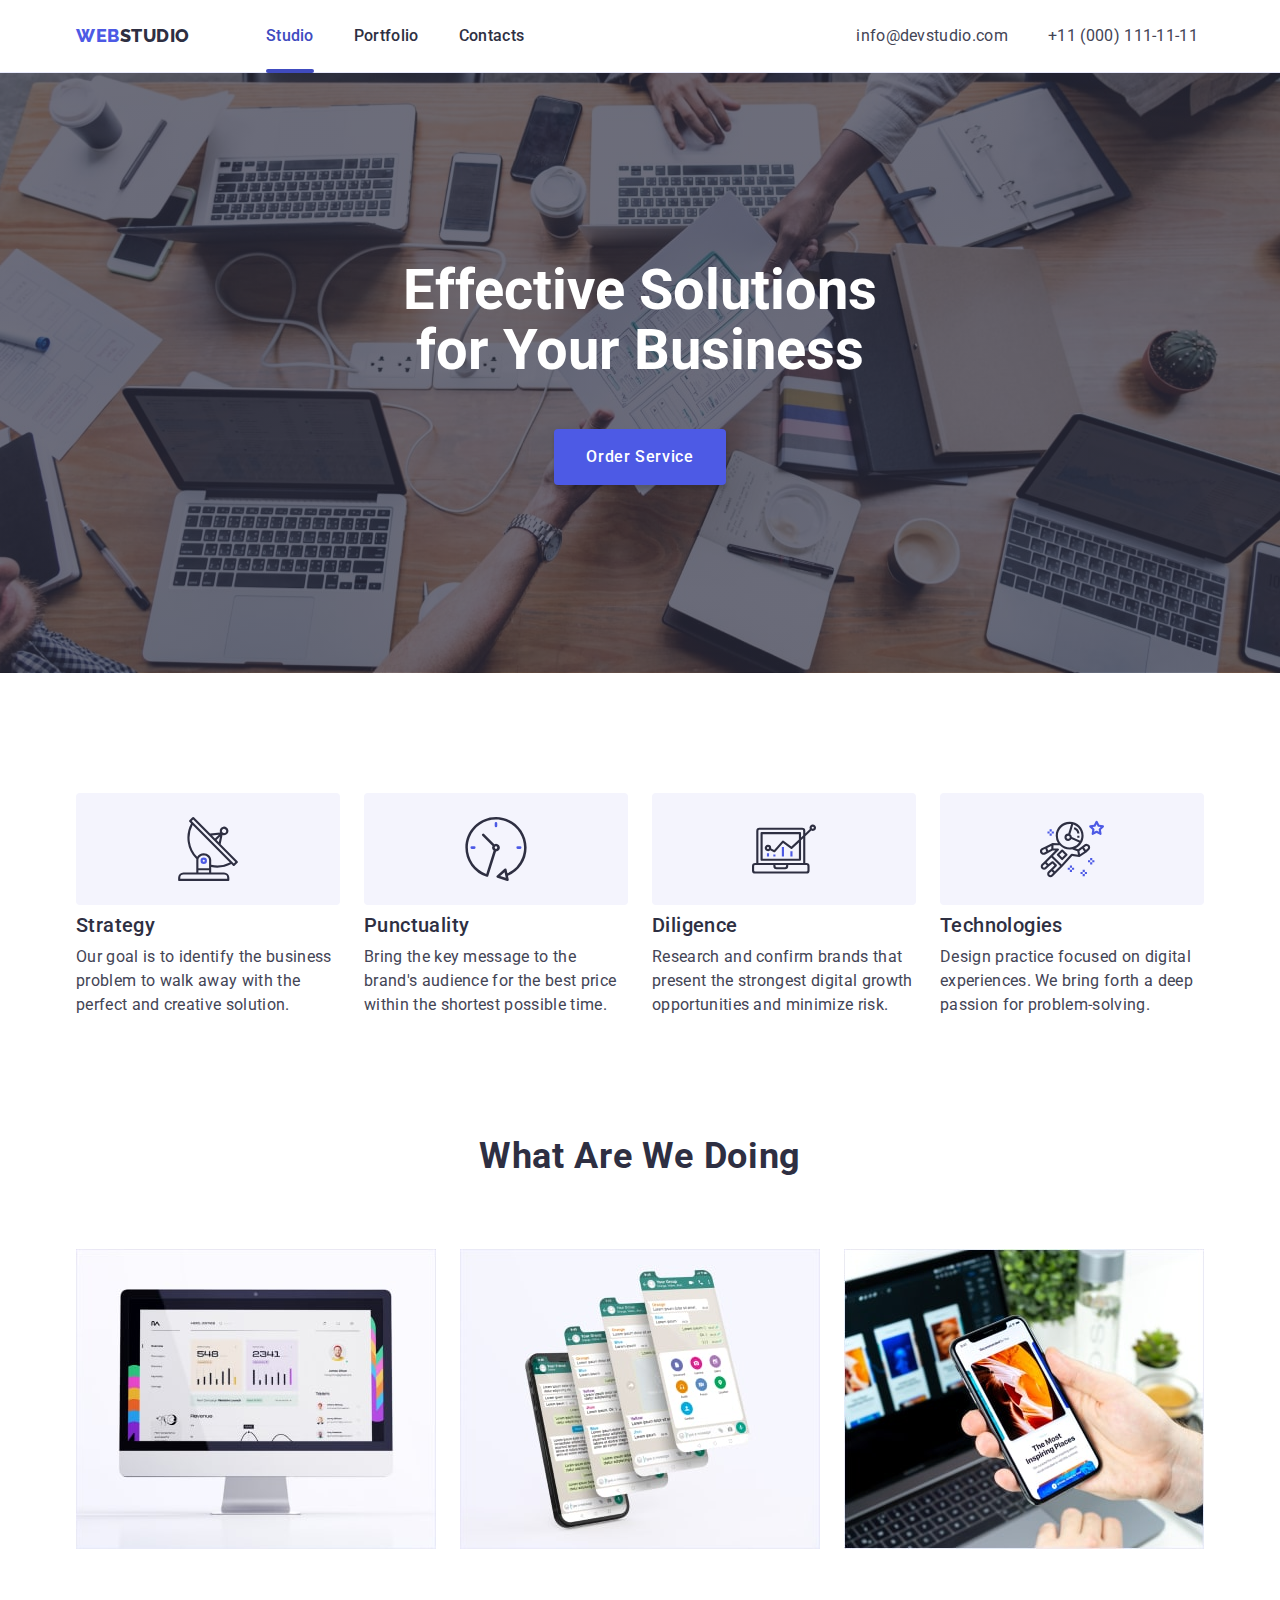
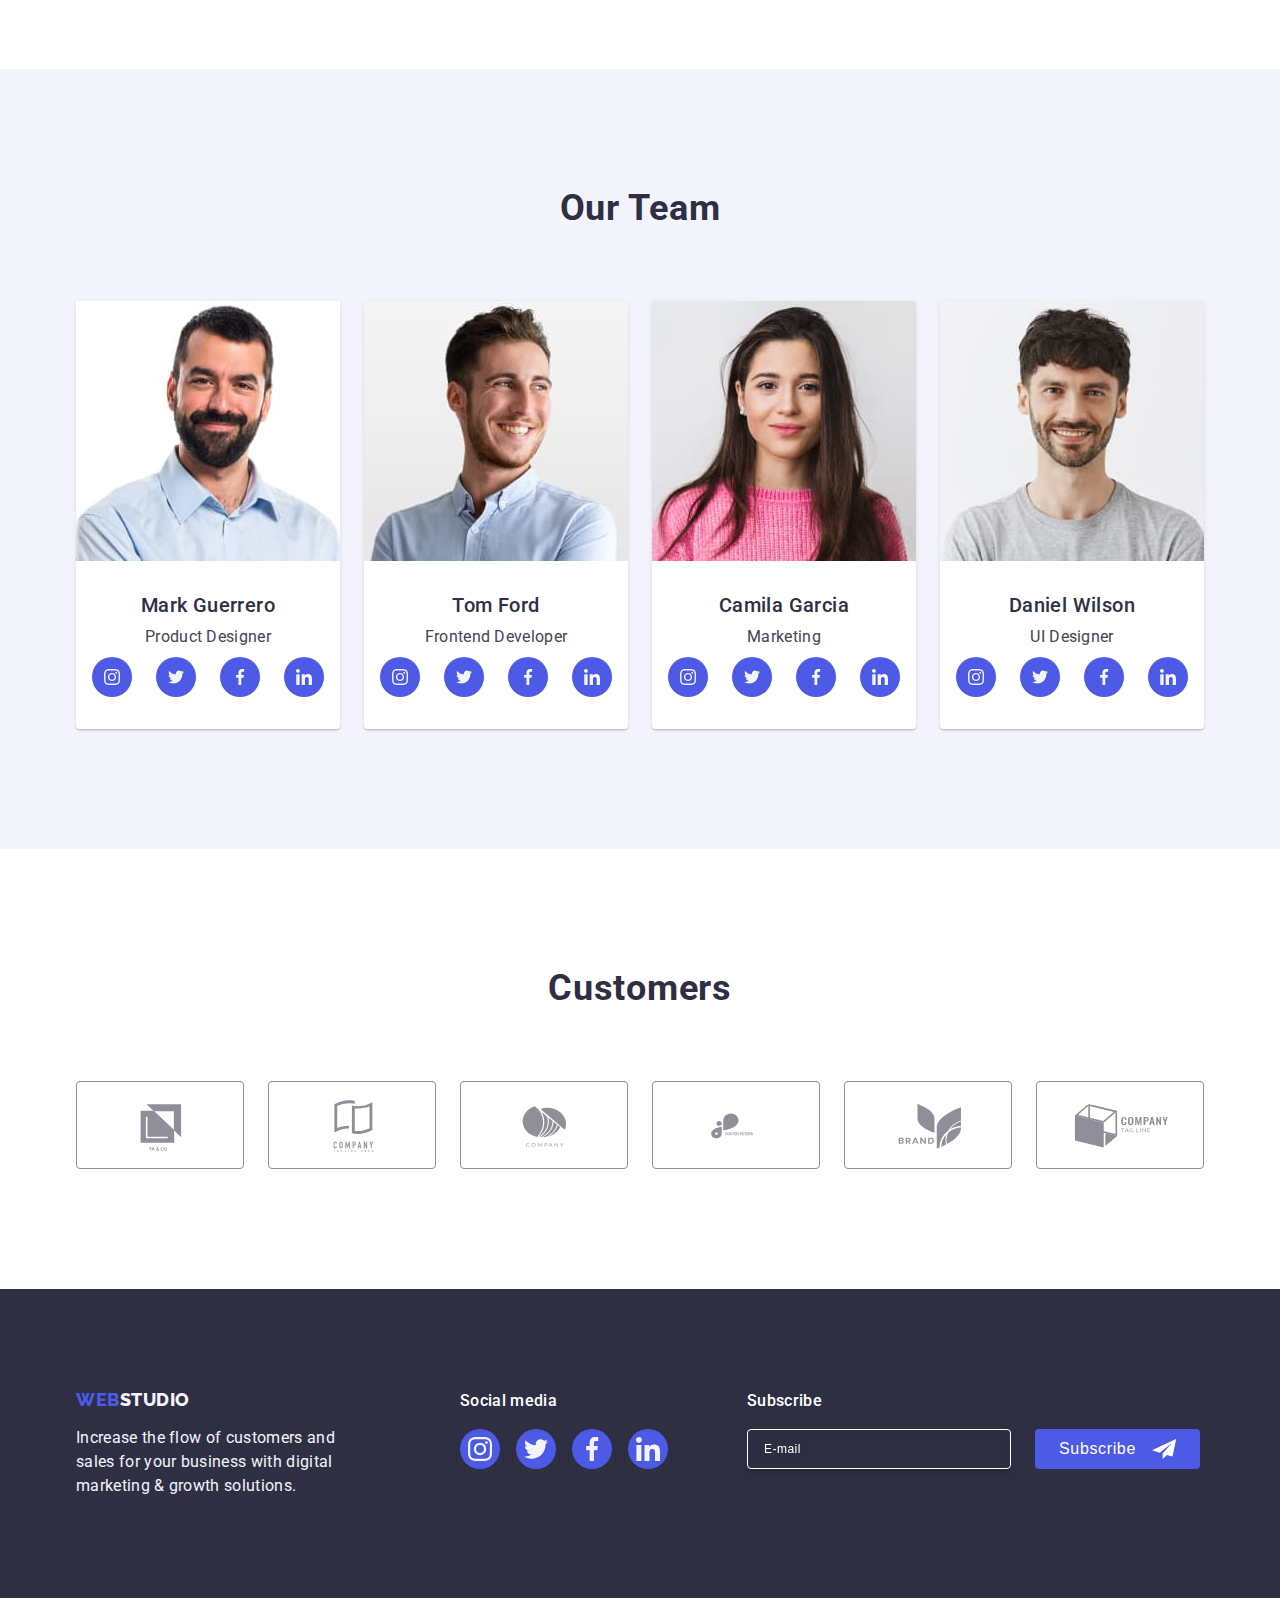
<file: index.html>
<!DOCTYPE html>
<html lang="en">
  <head>
    <meta charset="UTF-8" />
    <meta name="viewport" content="width=device-width, initial-scale=1.0" />
    <title>WebStudio</title>
    <link rel="preconnect" href="https://fonts.googleapis.com" />
    <link rel="preconnect" href="https://fonts.gstatic.com" crossorigin />
    <link
      href="https://fonts.googleapis.com/css2?family=Raleway:wght@800&family=Roboto:wght@400;500;700;900&display=swap"
      rel="stylesheet"
    />
    <link
      rel="stylesheet"
      href="https://cdnjs.cloudflare.com/ajax/libs/modern-normalize/2.0.0/modern-normalize.min.css"
      integrity="sha512-4xo8blKMVCiXpTaLzQSLSw3KFOVPWhm/TRtuPVc4WG6kUgjH6J03IBuG7JZPkcWMxJ5huwaBpOpnwYElP/m6wg=="
      crossorigin="anonymous"
      referrerpolicy="no-referrer"
    />
    <link rel="stylesheet" href="./css/styles.css" />
  </head>
  <body>
    <header class="header-wrap">
      <div class="container header-container">
        <nav class="header-navigation">
          <a class="header-logo link" href="./index.html"
            >Web<span class="header-logo-studio">Studio</span></a
          >
          <ul class="navigation-menu list">
            <li>
              <a class="header-nav-studio current link" href="./index.html"
                >Studio</a
              >
            </li>
            <li>
              <a class="header-nav-link link" href="./portfolio.html"
                >Portfolio</a
              >
            </li>
            <li><a class="header-nav-link link" href="">Contacts</a></li>
          </ul>
        </nav>
        <address class="address-menu">
          <ul class="address-list list">
            <li>
              <a
                class="header-address-link link"
                href="mailto:info@devstudio.com"
                >info@devstudio.com</a
              >
            </li>
            <li>
              <a class="header-address-link link" href="tel:+110001111111"
                >+11 (000) 111-11-11</a
              >
            </li>
          </ul>
        </address>
      </div>
    </header>
    <main>
      <section class="hero-section">
        <div class="container">
          <h1 class="hero-title">Effective Solutions for Your Business</h1>
          <button class="hero-btn" type="button" data-modal-open>
            Order Service
          </button>
        </div>
      </section>
      <section class="advantages-section">
        <div class="container">
          <h2 class="visually-hidden">Our advantages</h2>
          <ul class="advantages-list list">
            <li class="advantages-item">
              <div class="advantages-item-top">
                <svg class="advt-icon" width="64" height="64">
                  <use href="./images/icons.svg#icon-antenna"></use>
                </svg>
              </div>
              <h3 class="advt-title-three">Strategy</h3>
              <p class="advt-paragraph">
                Our goal is to identify the business problem to walk away with
                the perfect and creative solution.
              </p>
            </li>
            <li class="advantages-item">
              <div class="advantages-item-top">
                <svg class="advt-icon" width="64" height="64">
                  <use href="./images/icons.svg#icon-clock"></use>
                </svg>
              </div>
              <h3 class="advt-title-three">Punctuality</h3>
              <p class="advt-paragraph">
                Bring the key message to the brand's audience for the best price
                within the shortest possible time.
              </p>
            </li>
            <li class="advantages-item">
              <div class="advantages-item-top">
                <svg class="advt-icon" width="64" height="64">
                  <use href="./images/icons.svg#icon-diagram"></use>
                </svg>
              </div>
              <h3 class="advt-title-three">Diligence</h3>
              <p class="advt-paragraph">
                Research and confirm brands that present the strongest digital
                growth opportunities and minimize risk.
              </p>
            </li>
            <li class="advantages-item">
              <div class="advantages-item-top">
                <svg class="advt-icon" width="64" height="64">
                  <use href="./images/icons.svg#icon-astronaut"></use>
                </svg>
              </div>
              <h3 class="advt-title-three">Technologies</h3>
              <p class="advt-paragraph">
                Design practice focused on digital experiences. We bring forth a
                deep passion for problem-solving.
              </p>
            </li>
          </ul>
        </div>
      </section>
      <section class="doing-section">
        <div class="container">
          <h2 class="we-doing-title">What are we doing</h2>
          <ul class="doing-list list">
            <li class="doing-item">
              <img
                src="./images/we-doing1.jpg"
                alt="Tablet"
                width="360"
                height="300"
              />
            </li>
            <li class="doing-item">
              <img
                src="./images/we-doing2.jpg"
                alt="Smartphone"
                width="360"
                height="300"
              />
            </li>
            <li class="doing-item">
              <img
                src="./images/we-doing3.jpg"
                alt="
  Smartphone in hand"
                width="360"
                height="300"
              />
            </li>
          </ul>
        </div>
      </section>
      <section class="section-our-team">
        <div class="container">
          <h2 class="team-title">Our Team</h2>
          <ul class="team-list list">
            <li class="team-list-item">
              <img
                src="./images/team-mark.jpg"
                alt="Mark Guerrero"
                width="264"
                height="260"
              />
              <div class="team-card-container">
                <h3 class="team-title-three">Mark Guerrero</h3>
                <p class="team-paragraph">Product Designer</p>
                <ul class="team-list-icons list">
                  <li class="team-icons-item">
                    <a class="team-icon-link" href="">
                      <svg class="team-icon" width="16" height="16">
                        <use href="./images/icons.svg#icon-instagram"></use>
                      </svg>
                    </a>
                  </li>
                  <li class="team-icons-item">
                    <a class="team-icon-link" href="">
                      <svg class="team-icon" width="16" height="16">
                        <use href="./images/icons.svg#icon-twitter"></use>
                      </svg>
                    </a>
                  </li>
                  <li class="team-icons-item">
                    <a class="team-icon-link" href="">
                      <svg class="team-icon" width="16" height="16">
                        <use href="./images/icons.svg#icon-facebook"></use>
                      </svg>
                    </a>
                  </li>
                  <li class="team-icons-item">
                    <a class="team-icon-link" href="">
                      <svg class="team-icon" width="16" height="16">
                        <use href="./images/icons.svg#icon-linkedin"></use>
                      </svg>
                    </a>
                  </li>
                </ul>
              </div>
            </li>
            <li class="team-list-item">
              <img
                src="./images/team-tom.jpg"
                alt="Tom Ford"
                width="264"
                height="260"
              />
              <div class="team-card-container">
                <h3 class="team-title-three">Tom Ford</h3>
                <p class="team-paragraph">Frontend Developer</p>
                <ul class="team-list-icons list">
                  <li class="team-icons-item">
                    <a class="team-icon-link" href="">
                      <svg class="team-icon" width="16" height="16">
                        <use href="./images/icons.svg#icon-instagram"></use>
                      </svg>
                    </a>
                  </li>
                  <li class="team-icons-item">
                    <a class="team-icon-link" href="">
                      <svg class="team-icon" width="16" height="16">
                        <use href="./images/icons.svg#icon-twitter"></use>
                      </svg>
                    </a>
                  </li>
                  <li class="team-icons-item">
                    <a class="team-icon-link" href="">
                      <svg class="team-icon" width="16" height="16">
                        <use href="./images/icons.svg#icon-facebook"></use>
                      </svg>
                    </a>
                  </li>
                  <li class="team-icons-item">
                    <a class="team-icon-link" href="">
                      <svg class="team-icon" width="16" height="16">
                        <use href="./images/icons.svg#icon-linkedin"></use>
                      </svg>
                    </a>
                  </li>
                </ul>
              </div>
            </li>
            <li class="team-list-item">
              <img
                src="./images/team-camila.jpg"
                alt="Camila Garcia"
                width="264"
                height="260"
              />
              <div class="team-card-container">
                <h3 class="team-title-three">Camila Garcia</h3>
                <p class="team-paragraph">Marketing</p>
                <ul class="team-list-icons list">
                  <li class="team-icons-item">
                    <a class="team-icon-link" href="">
                      <svg class="team-icon" width="16" height="16">
                        <use href="./images/icons.svg#icon-instagram"></use>
                      </svg>
                    </a>
                  </li>
                  <li class="team-icons-item">
                    <a class="team-icon-link" href="">
                      <svg class="team-icon" width="16" height="16">
                        <use href="./images/icons.svg#icon-twitter"></use>
                      </svg>
                    </a>
                  </li>
                  <li class="team-icons-item">
                    <a class="team-icon-link" href="">
                      <svg class="team-icon" width="16" height="16">
                        <use href="./images/icons.svg#icon-facebook"></use>
                      </svg>
                    </a>
                  </li>
                  <li class="team-icons-item">
                    <a class="team-icon-link" href="">
                      <svg class="team-icon" width="16" height="16">
                        <use href="./images/icons.svg#icon-linkedin"></use>
                      </svg>
                    </a>
                  </li>
                </ul>
              </div>
            </li>
            <li class="team-list-item">
              <img
                src="./images/team-daniel.jpg"
                alt="Daniel Wilson"
                width="264"
                height="260"
              />
              <div class="team-card-container">
                <h3 class="team-title-three">Daniel Wilson</h3>
                <p class="team-paragraph">UI Designer</p>
                <ul class="team-list-icons list">
                  <li class="team-icons-item">
                    <a class="team-icon-link" href="">
                      <svg class="team-icon" width="16" height="16">
                        <use href="./images/icons.svg#icon-instagram"></use>
                      </svg>
                    </a>
                  </li>
                  <li class="team-icons-item">
                    <a class="team-icon-link" href="">
                      <svg class="team-icon" width="16" height="16">
                        <use href="./images/icons.svg#icon-twitter"></use>
                      </svg>
                    </a>
                  </li>
                  <li class="team-icons-item">
                    <a class="team-icon-link" href="">
                      <svg class="team-icon" width="16" height="16">
                        <use href="./images/icons.svg#icon-facebook"></use>
                      </svg>
                    </a>
                  </li>
                  <li class="team-icons-item">
                    <a class="team-icon-link" href="">
                      <svg class="team-icon" width="16" height="16">
                        <use href="./images/icons.svg#icon-linkedin"></use>
                      </svg>
                    </a>
                  </li>
                </ul>
              </div>
            </li>
          </ul>
        </div>
      </section>
      <section class="customers-section">
        <div class="container">
          <h2 class="customers-title">Customers</h2>
          <ul class="customers-list-icons list">
            <li class="customers-list-item">
              <a class="customers-icon-link" href="">
                <svg class="customers-icon" width="104" height="56">
                  <use href="./images/icons.svg#icon-customers-1"></use>
                </svg>
              </a>
            </li>
            <li class="customers-list-item">
              <a class="customers-icon-link" href="">
                <svg class="customers-icon" width="104" height="56">
                  <use href="./images/icons.svg#icon-customers-2"></use>
                </svg>
              </a>
            </li>
            <li class="customers-list-item">
              <a class="customers-icon-link" href="">
                <svg class="customers-icon" width="104" height="56">
                  <use href="./images/icons.svg#icon-customers-3"></use>
                </svg>
              </a>
            </li>
            <li class="customers-list-item">
              <a class="customers-icon-link" href="">
                <svg class="customers-icon" width="104" height="56">
                  <use href="./images/icons.svg#icon-customers-4"></use>
                </svg>
              </a>
            </li>
            <li class="customers-list-item">
              <a class="customers-icon-link" href="">
                <svg class="customers-icon" width="104" height="56">
                  <use href="./images/icons.svg#icon-customers-5"></use>
                </svg>
              </a>
            </li>
            <li class="customers-list-item">
              <a class="customers-icon-link" href="">
                <svg class="customers-icon" width="104" height="56">
                  <use href="./images/icons.svg#icon-customers-6"></use>
                </svg>
              </a>
            </li>
          </ul>
        </div>
      </section>
    </main>
    <footer class="footer-style">
      <div class="footer-container container">
        <div class="footer-container-title">
          <a class="footer-title link" href="./index.html"
            >Web<span class="footer-title-studio">Studio</span></a
          >
          <p class="footer-paragraph">
            Increase the flow of customers and sales for your business with
            digital marketing & growth solutions.
          </p>
        </div>
        <div class="footer-social-container">
          <p class="footer-social-title">Social media</p>
          <ul class="footer-social-list list">
            <li class="footer-icon-list">
              <a class="footer-icon-link" href="">
                <svg class="footer-icon" width="24" height="24">
                  <use href="./images/icons.svg#icon-instagram"></use>
                </svg>
              </a>
            </li>
            <li class="footer-icon-list">
              <a class="footer-icon-link" href="">
                <svg class="footer-icon" width="24" height="24">
                  <use href="./images/icons.svg#icon-twitter"></use>
                </svg>
              </a>
            </li>
            <li class="footer-icon-list">
              <a class="footer-icon-link" href="">
                <svg class="footer-icon" width="24" height="24">
                  <use href="./images/icons.svg#icon-facebook"></use>
                </svg>
              </a>
            </li>
            <li class="footer-icon-list">
              <a class="footer-icon-link" href="">
                <svg class="footer-icon" width="24" height="24">
                  <use href="./images/icons.svg#icon-linkedin"></use>
                </svg>
              </a>
            </li>
          </ul>
        </div>
        <div class="footer-form-container">
          <p class="footer-form-label">Subscribe</p>
          <form class="footer-form">
            <label aria-label="footer-email-input" class="footer-label">
              <input
                type="email"
                name="footer-form-email"
                class="footer-form-email"
                placeholder="E-mail"
              />
            </label>
            <button class="footer-form-btn" type="submit">
              Subscribe
              <svg class="footer-icon-subscribe" width="24" height="24">
                <use href="./images/icons.svg#icon-icon-send"></use>
              </svg>
            </button>
          </form>
        </div>
      </div>
    </footer>
    <div class="backdrop is-hidden" data-modal>
      <div class="modal">
        <button class="modal-close-btn" type="button" data-modal-close>
          <svg class="close-icon" width="8" height="8">
            <use href="./images/icons.svg#icon-close-black"></use>
          </svg>
        </button>
        <p class="modal-title">Leave your contacts and we will call you back</p>
        <form class="modal-form">
          <div class="modal-field">
            <label for="user-name" class="modal-label">Name</label>
            <div class="modal-input-wrap">
              <input
                type="text"
                name="user-name"
                class="modal-input"
                id="user-name"
                required
              />
              <svg class="modal-icon" width="18" height="24">
                <use href="./images/icons.svg#icon-person-black"></use>
              </svg>
            </div>
          </div>
          <div class="modal-field">
            <label for="user-tel" class="modal-label">Phone</label>
            <div class="modal-input-wrap">
              <input
                type="tel"
                name="user-phone"
                id="user-tel"
                class="modal-input"
              />
              <svg class="modal-icon" width="18" height="24">
                <use href="./images/icons.svg#icon-phone-black"></use>
              </svg>
            </div>
          </div>
          <div class="modal-field">
            <label for="user-email" class="modal-label">Email</label>
            <div class="modal-input-wrap">
              <input
                type="email"
                name="user-email"
                id="user-email"
                class="modal-input"
                required
              />
              <svg class="modal-icon" width="18" height="24">
                <use href="./images/icons.svg#icon-email-black"></use>
              </svg>
            </div>
          </div>
          <div class="modal-field-comment">
            <label for="user-comment" class="modal-label">Comment</label>
            <textarea
              name="user-comment"
              id="user-comment"
              class="modal-comment"
              placeholder="Text input"
            ></textarea>
          </div>
          <div class="modal-check-container">
            <input
              type="checkbox"
              name="user-privacy"
              id="user-privacy"
              value="true"
              class="modal-check visually-hidden"
            />
            <label for="user-privacy" class="modal-check-text">
              <span class="check-span">
                <svg width="10" height="8">
                  <use href="./images/icons.svg#icon-property-click"></use>
                </svg>
              </span>
              I accept the terms and conditions of the
              <a class="modal-check-link" href="">Privacy Policy</a></label
            >
          </div>
          <button class="modal-send-btn" type="submit">Send</button>
        </form>
      </div>
    </div>
    <script src="./js/modal.js"></script>
  </body>
</html>
</file>
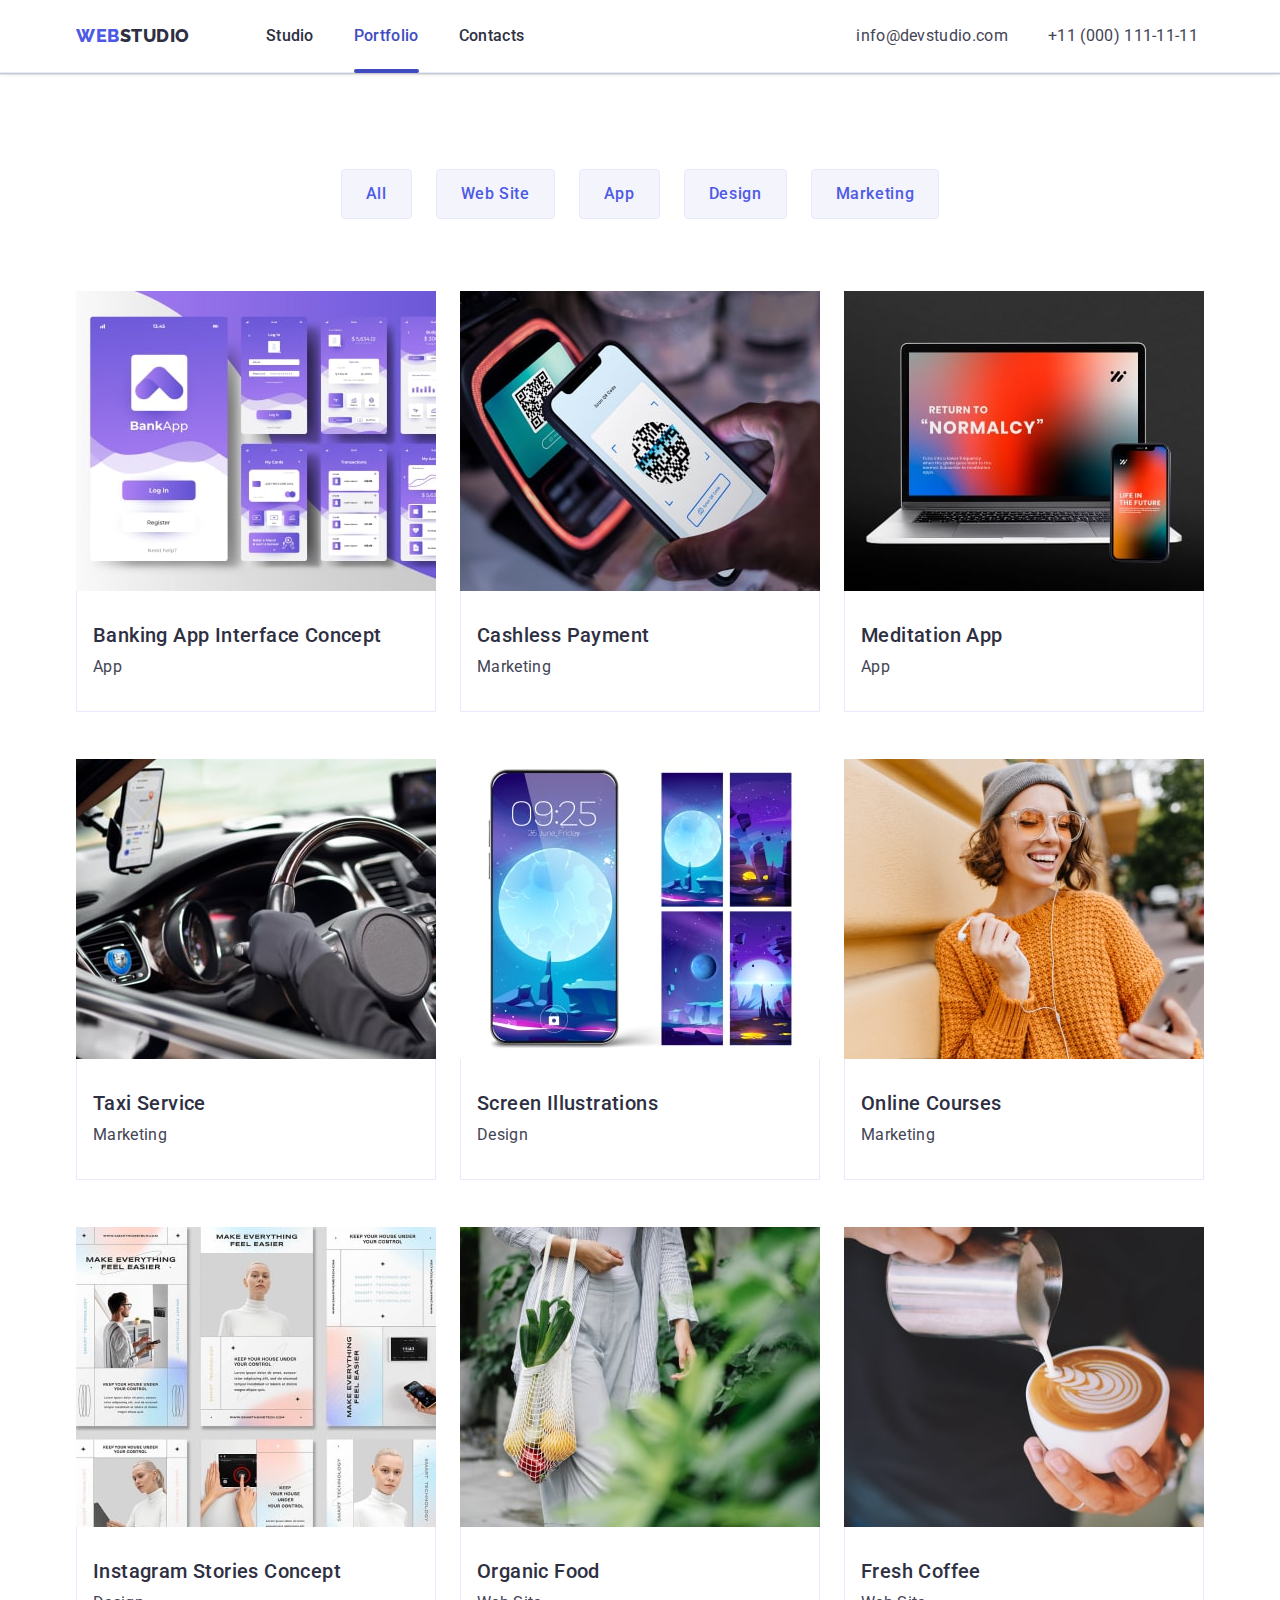
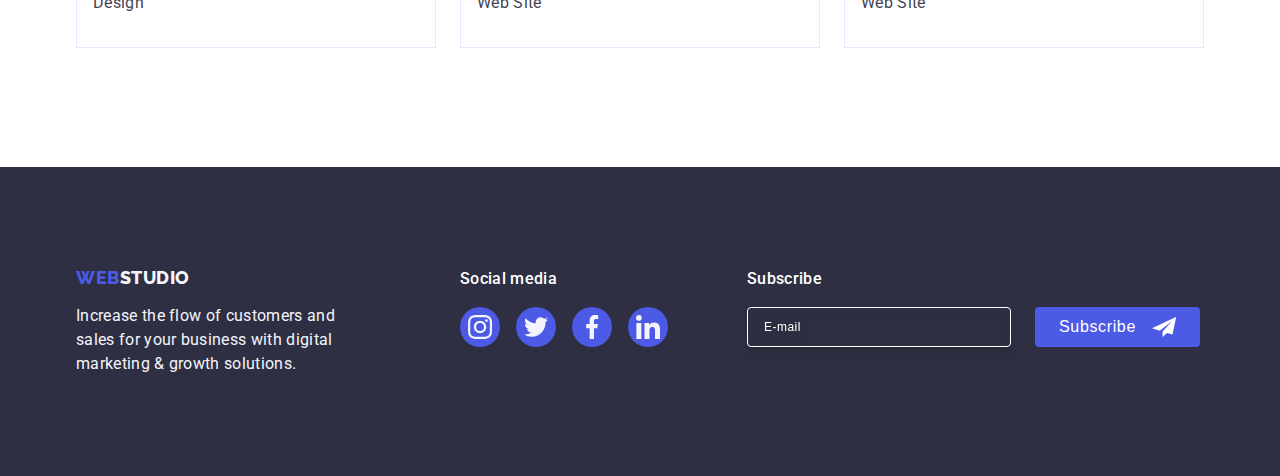
<file: portfolio.html>
<!DOCTYPE html>
<html lang="en">
  <head>
    <meta charset="UTF-8" />
    <meta name="viewport" content="width=device-width, initial-scale=1.0" />
    <title>Portfolio</title>
    <link rel="preconnect" href="https://fonts.googleapis.com" />
    <link rel="preconnect" href="https://fonts.gstatic.com" crossorigin />
    <link
      href="https://fonts.googleapis.com/css2?family=Raleway:wght@800&family=Roboto:wght@400;500;700;900&display=swap"
      rel="stylesheet"
    />
    <link
      rel="stylesheet"
      href="https://cdnjs.cloudflare.com/ajax/libs/modern-normalize/2.0.0/modern-normalize.min.css"
      integrity="sha512-4xo8blKMVCiXpTaLzQSLSw3KFOVPWhm/TRtuPVc4WG6kUgjH6J03IBuG7JZPkcWMxJ5huwaBpOpnwYElP/m6wg=="
      crossorigin="anonymous"
      referrerpolicy="no-referrer"
    />
    <link rel="stylesheet" href="./css/styles.css" />
  </head>
  <body>
    <header class="header-wrap">
      <div class="container header-container">
        <nav class="header-navigation">
          <a class="header-logo link" href="./index.html"
            >Web<span class="header-logo-studio">Studio</span></a
          >
          <ul class="navigation-menu list">
            <li>
              <a class="header-nav-link link" href="./index.html">Studio</a>
            </li>
            <li>
              <a
                class="header-nav-portfolio current link"
                href="./portfolio.html"
                >Portfolio</a
              >
            </li>
            <li><a class="header-nav-link link" href="">Contacts</a></li>
          </ul>
        </nav>
        <address class="address-menu">
          <ul class="address-list list">
            <li>
              <a
                class="header-address-link link"
                href="mailto:info@devstudio.com"
                >info@devstudio.com</a
              >
            </li>
            <li>
              <a class="header-address-link link" href="tel:+110001111111"
                >+11 (000) 111-11-11</a
              >
            </li>
          </ul>
        </address>
      </div>
    </header>
    <main>
      <section class="portfolio-section">
        <div class="container">
          <h1 class="visually-hidden">Main content</h1>
          <ul class="main-btn-list list">
            <li><button class="main-btn" type="button">All</button></li>
            <li><button class="main-btn" type="button">Web Site</button></li>
            <li><button class="main-btn" type="button">App</button></li>
            <li><button class="main-btn" type="button">Design</button></li>
            <li><button class="main-btn" type="button">Marketing</button></li>
          </ul>
          <ul class="main-list list">
            <li class="main-list-item">
              <a class="main-link link" href="">
                <div class="main-cover-wrap">
                  <img
                    src="./images/m-content1.jpg"
                    alt="Banking concept"
                    width="360"
                    height="300"
                  />
                  <p class="main-cover-text">
                    14 Stylish and User-Friendly App Design Concepts · Task
                    Manager App · Calorie Tracker App · Exotic Fruit Ecommerce
                    App · Cloud Storage App
                  </p>
                </div>
                <div class="portfolio-card-container">
                  <h2 class="portfolio-title">Banking App Interface Concept</h2>
                  <p class="portfolio-paragraph">App</p>
                </div>
              </a>
            </li>
            <li class="main-list-item">
              <a class="main-link link" href="">
                <div class="main-cover-wrap">
                  <img
                    src="./images/m-content2.jpg"
                    alt="Smartphone"
                    width="360"
                    height="300"
                  />
                  <p class="main-cover-text">
                    14 Stylish and User-Friendly App Design Concepts · Task
                    Manager App · Calorie Tracker App · Exotic Fruit Ecommerce
                    App · Cloud Storage App
                  </p>
                </div>
                <div class="portfolio-card-container">
                  <h2 class="portfolio-title">Cashless Payment</h2>
                  <p class="portfolio-paragraph">Marketing</p>
                </div>
              </a>
            </li>
            <li class="main-list-item">
              <a class="main-link link" href="">
                <div class="main-cover-wrap">
                  <img
                    src="./images/m-content3.jpg"
                    alt="Smartphone and PC"
                    width="360"
                    height="300"
                  />
                  <p class="main-cover-text">
                    14 Stylish and User-Friendly App Design Concepts · Task
                    Manager App · Calorie Tracker App · Exotic Fruit Ecommerce
                    App · Cloud Storage App
                  </p>
                </div>
                <div class="portfolio-card-container">
                  <h2 class="portfolio-title">Meditation App</h2>
                  <p class="portfolio-paragraph">App</p>
                </div>
              </a>
            </li>
            <li class="main-list-item">
              <a class="main-link link" href="">
                <div class="main-cover-wrap">
                  <img
                    src="./images/m-content4.jpg"
                    alt="Car salon"
                    width="360"
                    height="300"
                  />
                  <p class="main-cover-text">
                    14 Stylish and User-Friendly App Design Concepts · Task
                    Manager App · Calorie Tracker App · Exotic Fruit Ecommerce
                    App · Cloud Storage App
                  </p>
                </div>
                <div class="portfolio-card-container">
                  <h2 class="portfolio-title">Taxi Service</h2>
                  <p class="portfolio-paragraph">Marketing</p>
                </div>
              </a>
            </li>
            <li class="main-list-item">
              <a class="main-link link" href="">
                <div class="main-cover-wrap">
                  <img
                    src="./images/m-content5.jpg"
                    alt="Screen Illustrations"
                    width="360"
                    height="300"
                  />
                  <p class="main-cover-text">
                    14 Stylish and User-Friendly App Design Concepts · Task
                    Manager App · Calorie Tracker App · Exotic Fruit Ecommerce
                    App · Cloud Storage App
                  </p>
                </div>
                <div class="portfolio-card-container">
                  <h2 class="portfolio-title">Screen Illustrations</h2>
                  <p class="portfolio-paragraph">Design</p>
                </div>
              </a>
            </li>
            <li class="main-list-item">
              <a class="main-link link" href="">
                <div class="main-cover-wrap">
                  <img
                    src="./images/m-content6.jpg"
                    alt="Girl with a smartphone"
                    width="360"
                    height="300"
                  />
                  <p class="main-cover-text">
                    14 Stylish and User-Friendly App Design Concepts · Task
                    Manager App · Calorie Tracker App · Exotic Fruit Ecommerce
                    App · Cloud Storage App
                  </p>
                </div>
                <div class="portfolio-card-container">
                  <h2 class="portfolio-title">Online Courses</h2>
                  <p class="portfolio-paragraph">Marketing</p>
                </div>
              </a>
            </li>
            <li class="main-list-item">
              <a class="main-link link" href="">
                <div class="main-cover-wrap">
                  <img
                    src="./images/m-content7.jpg"
                    alt="Instagram Stories Concept"
                    width="360"
                    height="300"
                  />
                  <p class="main-cover-text">
                    14 Stylish and User-Friendly App Design Concepts · Task
                    Manager App · Calorie Tracker App · Exotic Fruit Ecommerce
                    App · Cloud Storage App
                  </p>
                </div>
                <div class="portfolio-card-container">
                  <h2 class="portfolio-title">Instagram Stories Concept</h2>
                  <p class="portfolio-paragraph">Design</p>
                </div>
              </a>
            </li>
            <li class="main-list-item">
              <a class="main-link link" href="">
                <div class="main-cover-wrap">
                  <img
                    src="./images/m-content8.jpg"
                    alt="Organic Food"
                    width="360"
                    height="300"
                  />
                  <p class="main-cover-text">
                    14 Stylish and User-Friendly App Design Concepts · Task
                    Manager App · Calorie Tracker App · Exotic Fruit Ecommerce
                    App · Cloud Storage App
                  </p>
                </div>
                <div class="portfolio-card-container">
                  <h2 class="portfolio-title">Organic Food</h2>
                  <p class="portfolio-paragraph">Web Site</p>
                </div>
              </a>
            </li>
            <li class="main-list-item">
              <a class="main-link link" href="">
                <div class="main-cover-wrap">
                  <img
                    src="./images/m-content9.jpg"
                    alt="Fresh Coffee"
                    width="360"
                    height="300"
                  />
                  <p class="main-cover-text">
                    14 Stylish and User-Friendly App Design Concepts · Task
                    Manager App · Calorie Tracker App · Exotic Fruit Ecommerce
                    App · Cloud Storage App
                  </p>
                </div>
                <div class="portfolio-card-container">
                  <h2 class="portfolio-title">Fresh Coffee</h2>
                  <p class="portfolio-paragraph">Web Site</p>
                </div>
              </a>
            </li>
          </ul>
        </div>
      </section>
    </main>
    <footer class="footer-style">
      <div class="footer-container container">
        <div class="footer-container-title">
          <a class="footer-title link" href="./index.html"
            >Web<span class="footer-title-studio">Studio</span></a
          >
          <p class="footer-paragraph">
            Increase the flow of customers and sales for your business with
            digital marketing & growth solutions.
          </p>
        </div>
        <div class="footer-social-container">
          <p class="footer-social-title">Social media</p>
          <ul class="footer-social-list list">
            <li class="footer-icon-list">
              <a class="footer-icon-link" href="">
                <svg class="footer-icon" width="24" height="24">
                  <use href="./images/icons.svg#icon-instagram"></use>
                </svg>
              </a>
            </li>
            <li class="footer-icon-list">
              <a class="footer-icon-link" href="">
                <svg class="footer-icon" width="24" height="24">
                  <use href="./images/icons.svg#icon-twitter"></use>
                </svg>
              </a>
            </li>
            <li class="footer-icon-list">
              <a class="footer-icon-link" href="">
                <svg class="footer-icon" width="24" height="24">
                  <use href="./images/icons.svg#icon-facebook"></use>
                </svg>
              </a>
            </li>
            <li class="footer-icon-list">
              <a class="footer-icon-link" href="">
                <svg class="footer-icon" width="24" height="24">
                  <use href="./images/icons.svg#icon-linkedin"></use>
                </svg>
              </a>
            </li>
          </ul>
        </div>
        <div class="footer-form-container">
          <p class="footer-form-label">Subscribe</p>
          <form class="footer-form">
            <label aria-label="footer-email-input" class="footer-label">
              <input
                type="email"
                name="footer-form-email"
                class="footer-form-email"
                placeholder="E-mail"
              />
            </label>
            <button class="footer-form-btn" type="submit">
              Subscribe
              <svg class="footer-icon-subscribe" width="24" height="24">
                <use href="./images/icons.svg#icon-icon-send"></use>
              </svg>
            </button>
          </form>
        </div>
      </div>
    </footer>
  </body>
</html>
</file>
<file: css/styles.css>
body {
  font-family: "Roboto", sans-serif;
  background-color: var(--color-white);
  color: var(--color-slate);
}

:root {
  --color-iris: #4d5ae5;
  --color-ocean: #404bbf;
  --color-navy-blue: #2e2f42;
  --color-green: #31d0aa;
  --color-slate: #434455;
  --color-light-slate: #8e8f99;
  --color-cornflower: #e7e9fc;
  --color-cloud: #f4f4fd;
  --color-navy-blue-modal: #2e2f42;
  --color-grey: #2e2f42;
  --color-white: #ffffff;
  --color-dairy: #fcfcfc;
}

/*! ///////////////////////// */
/*! ----------RESET---------- */

* {
  margin: 0;
  padding: 0;
  box-sizing: border-box;
}

.container {
  width: 1158px;
  max-width: 1440px;
  padding-left: 15px;
  padding-right: 15px;
  margin: 0 auto;
}

.link {
  text-decoration: none;
}

.list {
  list-style: none;
}

p,
h1,
h2,
h3,
h4,
h5,
h6 {
  margin-top: 0;
  margin-bottom: 0;
}

ul {
  padding-left: 0;
  margin-top: 0;
  margin-bottom: 0;
}

img {
  display: block;
  min-width: 100%;
  height: auto;
}

.visually-hidden {
  position: absolute;
  width: 1px;
  height: 1px;
  margin: -1px;
  border: 0;
  padding: 0;
  white-space: nowrap;
  clip-path: inset(100%);
  clip: rect(0 0 0 0);
  overflow: hidden;
}

/*! ----------RESET---------- */
/*! ///////////////////////// */

/*? ////////////////////////// */
/*? ----------HEADER---------- */

.header-wrap {
  border-bottom: 1px solid var(--color-cornflower);
  background: var(--color-white);
  box-shadow: 0px 1px 6px 0px rgba(46, 47, 66, 0.08),
    0px 1px 1px 0px rgba(46, 47, 66, 0.16),
    0px 2px 1px 0px rgba(46, 47, 66, 0.08);
}

.navigation-menu {
  display: flex;
  gap: 40px;
}

.header-navigation {
  display: flex;
  align-items: center;
}

.header-container {
  display: flex;
  align-items: center;
}

.address-list {
  display: flex;
  gap: 40px;
}

.header-logo {
  color: var(--color-iris);
  font-family: "Raleway", sans-serif;
  font-size: 18px;
  font-weight: 800;
  line-height: 1.17;
  letter-spacing: 0.54px;
  text-transform: uppercase;
  margin-right: 76px;
}

.header-logo-studio {
  color: var(--color-navy-blue);
}

.header-nav-studio {
  font-family: inherit;
  font-size: 16px;
  font-weight: 500;
  line-height: 1.5;
  letter-spacing: 0.02em;
  color: var(--color-ocean);
  display: block;
  padding-top: 24px;
  padding-bottom: 24px;
  position: relative;
  transition: color 250ms cubic-bezier(0.4, 0, 0.2, 1);
}

.header-nav-portfolio {
  font-family: inherit;
  font-size: 16px;
  font-weight: 500;
  line-height: 1.5;
  letter-spacing: 0.02em;
  color: var(--color-ocean);
  display: block;
  padding-top: 24px;
  padding-bottom: 24px;
  position: relative;
  transition: color 250ms cubic-bezier(0.4, 0, 0.2, 1);
}

.header-nav-link {
  font-family: inherit;
  font-size: 16px;
  font-weight: 500;
  line-height: 1.5;
  letter-spacing: 0.02em;
  color: var(--color-navy-blue);
  display: block;
  padding-top: 24px;
  padding-bottom: 24px;
  position: relative;
  transition: color 250ms cubic-bezier(0.4, 0, 0.2, 1);
}

.header-nav-link:hover,
.header-nav-link:focus {
  color: var(--color-ocean);
  text-decoration: underline;
}

.header-nav-link:active {
  color: var(--color-ocean);
}

.current {
  position: relative;
}

.current::after {
  content: "";
  position: absolute;
  display: block;
  width: 100%;
  height: 4px;
  margin-top: 20px;
  bottom: -1px;
  border-radius: 2px;
  left: 0;
  background-color: var(--color-ocean);
}

.header-address-link {
  font-family: inherit;
  color: var(--color-slate);
  font-size: 16px;
  line-height: 1.5;
  letter-spacing: 0.02em;
  transition: color 250ms cubic-bezier(0.4, 0, 0.2, 1);
}

.header-address-link:hover,
.header-address-link:focus {
  color: var(--color-ocean);
}

.address-menu {
  font-style: normal;
  margin-left: auto;
  margin-left: 332px;
}

/*? ----------HEADER---------- */
/*? ////////////////////////// */

/*! //////////////////////// */
/*! ----------HERO---------- */

.hero-section {
  background-color: var(--color-navy-blue);
  background-image: linear-gradient(
      rgba(46, 47, 66, 0.7),
      rgba(46, 47, 66, 0.7)
    ),
    url(../images/people-office.jpg);
  background-repeat: no-repeat;
  background-position: center;
  background-size: cover;
  padding-top: 188px;
  padding-bottom: 188px;
  max-width: 1440px;
  margin: auto;
}

.hero-title {
  color: var(--color-white);
  text-align: center;
  font-size: 56px;
  line-height: 1.07;
  width: 496px;
  max-width: 496px;
  padding-bottom: 48px;
  margin: 0 auto;
  display: block;
}

.hero-btn {
  color: var(--color-white);
  font-family: "Roboto", sans-serif;
  font-size: 16px;
  font-weight: 500;
  line-height: 1.5;
  letter-spacing: 0.04em;
  background: var(--color-iris);
  cursor: pointer;
  display: block;
  margin: 0 auto;
  padding: 16px 32px;
  align-items: flex-start;
  gap: 10px;
  border: none;
  border-radius: 4px;
  background: var(--color-iris);
  box-shadow: 0px 4px 4px 0px rgba(0, 0, 0, 0.15);
  min-width: 169px;
  transition: background-color 250ms cubic-bezier(0.4, 0, 0.2, 1);
}

.hero-btn:hover,
.hero-btn:focus {
  background: var(--color-ocean);
}

/*! ----------HERO---------- */
/*! //////////////////////// */

/*? ////////////////////////////// */
/*? ----------ADVANTAGES---------- */

.advantages-section {
  padding-top: 120px;
  padding-bottom: 120px;
}

.advt-title-three {
  color: var(--color-navy-blue);
  font-size: 20px;
  font-weight: 500;
  line-height: 1.2;
  letter-spacing: 0.02em;
  margin-bottom: 8px;
}

.advt-paragraph {
  color: var(--color-slate);
  font-size: 16px;
  line-height: 1.5;
  letter-spacing: 0.02em;
}

.advantages-list {
  display: flex;
  gap: 24px;
}

.advantages-item {
  width: calc((100% - 3 * 24px) / 4);
}

.advantages-item-top {
  display: flex;
  width: 100%;
  align-items: center;
  justify-content: center;
  border-radius: 4px;
  background: var(--color-cloud);
  margin-bottom: 8px;
}

.advt-icon {
  margin-top: 24px;
  margin-bottom: 24px;
  color: currentColor;
}

/*? ----------ADVANTAGES---------- */
/*? ////////////////////////////// */

/*! //////////////////////////// */
/*! ----------WE DOING---------- */

.doing-section {
  padding-bottom: 120px;
}

.we-doing-title {
  color: var(--color-navy-blue);
  text-align: center;
  font-size: 36px;
  line-height: 1.11;
  letter-spacing: 0.02em;
  text-transform: capitalize;
  margin-bottom: 72px;
}

.doing-list {
  display: flex;
  gap: 24px;
}

.doing-item {
  width: calc((100% - 2 * 24px) / 3);
}

/*! //////////////////////////// */
/*! ----------WE DOING---------- */

/*? //////////////////////////// */
/*? ----------OUR TEAM---------- */

.section-our-team {
  background-color: var(--color-cloud);
  padding-top: 120px;
  padding-bottom: 120px;
}

.team-title {
  color: var(--color-navy-blue);
  text-align: center;
  font-size: 36px;
  line-height: 1.11;
  letter-spacing: 0.02em;
  text-transform: capitalize;
  margin-bottom: 72px;
}

.team-title-three {
  color: var(--color-navy-blue);
  font-size: 20px;
  font-weight: 500;
  line-height: 1.2;
  letter-spacing: 0.02em;
  text-align: center;
  margin-bottom: 8px;
}

.team-paragraph {
  color: var(--color-slate);
  font-size: 16px;
  line-height: 1.5;
  letter-spacing: 0.02em;
  text-align: center;
}

.team-list {
  display: flex;
  text-align: center;
  gap: 24px;
}

.team-list-item {
  background: var(--color-white);
  width: calc((100% - 3 * 24px) / 4);
  border-radius: 0px 0px 4px 4px;
  box-shadow: 0px 2px 1px 0px rgba(46, 47, 66, 0.08),
    0px 1px 1px 0px rgba(46, 47, 66, 0.16),
    0px 1px 6px 0px rgba(46, 47, 66, 0.08);
}

.team-card-container {
  padding-top: 32px;
  padding-bottom: 32px;
}

.team-list-icons {
  display: flex;
  width: 100%;
  height: 100%;
  justify-content: center;
  gap: 24px;
  padding-top: 8px;
}

.team-icons-item {
  width: 40px;
  height: 40px;
}

.team-icon {
  fill: var(--color-cloud);
}

.team-icon-link {
  background-color: var(--color-iris);
  width: 100%;
  height: 100%;
  display: flex;
  align-items: center;
  justify-content: center;
  border-radius: 50%;
  transition: background-color 250ms cubic-bezier(0.4, 0, 0.2, 1);
}

.team-icon-link:hover,
.team-icon-link:focus {
  background-color: var(--color-ocean);
}

/*? ----------OUR TEAM---------- */
/*? //////////////////////////// */

/*! ///////////////////////////// */
/*! ----------CUSTOMERS---------- */

.customers-section {
  padding-top: 120px;
  padding-bottom: 120px;
}

.customers-title {
  text-align: center;
  font-size: 36px;
  line-height: 1.11;
  letter-spacing: 0.02em;
  text-transform: capitalize;
  margin-bottom: 72px;
  color: var(--color-navy-blue);
}

.customers-list-icons {
  display: flex;
  align-items: center;
  justify-content: center;
  gap: 24px;
}

.customers-icon-link {
  width: 100%;
  height: 100%;
  display: flex;
  align-items: center;
  justify-content: center;
  border-radius: 4px;
  border: 1px solid #8e8f99;
  color: var(--color-light-slate);
  transition: border-color 250ms cubic-bezier(0.4, 0, 0.2, 1),
    color 250ms cubic-bezier(0.4, 0, 0.2, 1);
}

.customers-list-item {
  width: calc((100% - 120px) / 6);
  height: 88px;
}

.customers-icon {
  display: inline-block;
  fill: currentColor;
  width: 168px;
  height: 88px;
  padding: 16px 32px;
}

.customers-icon-link:hover,
.customers-icon-link:focus {
  border-color: #404bbf;
  color: var(--color-ocean);
}

/*? ----------CUSTOMERS---------- */
/*? ///////////////////////////// */

/*! ////////////////////////// */
/*! ----------FOOTER---------- */

.footer-style {
  background-color: var(--color-navy-blue);
  padding-top: 100px;
  padding-bottom: 100px;
}

.footer-title {
  color: var(--color-iris);
  font-family: "Raleway", sans-serif;
  font-size: 18px;
  font-weight: 800;
  line-height: 1.17;
  letter-spacing: 0.03em;
  text-transform: uppercase;
  display: inline-block;
  margin-bottom: 16px;
}

.footer-title-studio {
  color: var(--color-cloud);
}

.footer-paragraph {
  color: var(--color-cloud);
  font-size: 16px;
  line-height: 1.5;
  letter-spacing: 0.02em;
  width: 264px;
  max-width: 264px;
}

.footer-container {
  display: flex;
  align-items: baseline;
}

.footer-container-title {
  margin-right: 120px;
}

.footer-social-title {
  color: var(--color-white);
  font-size: 16px;
  font-weight: 500;
  line-height: 1.5;
  letter-spacing: 0.02em;
  margin-bottom: 16px;
}

.footer-social-list {
  display: flex;
  gap: 16px;
}

.footer-icon-list {
  width: 40px;
  height: 40px;
}

.footer-icon {
  padding: 8px;
  width: 40px;
  height: 40px;
  fill: var(--color-cloud);
}

.footer-icon-link {
  display: flex;
  align-items: center;
  justify-content: center;
  width: 100%;
  height: 100%;
  border-radius: 50%;
  background-color: var(--color-iris);
  transition: background-color 250ms cubic-bezier(0.4, 0, 0.2, 1);
}

.footer-icon-link:hover,
.footer-icon-link:focus {
  background-color: var(--color-green);
}

.footer-form-container {
  display: flex;
  flex-direction: column;
  margin-left: 79px;
}

.footer-form {
  display: flex;
  gap: 24px;
}

.footer-form-label {
  color: var(--color-white);
  font-size: 16px;
  font-weight: 500;
  line-height: 1.5;
  letter-spacing: 0.02em;
  margin-bottom: 16px;
}

.footer-label {
}

.footer-form-email {
  font-size: 12px;
  line-height: 1.5;
  letter-spacing: 0.04em;
  width: 264px;
  height: 40px;
  background-color: transparent;
  border-radius: 4px;
  padding-left: 16px;
  padding-right: 16px;
  border: 1px solid var(--color-white);
  box-shadow: 0px 4px 4px 0px rgba(0, 0, 0, 0.15);
  outline: none;
  color: var(--color-white);
  filter: drop-shadow(0px 4px 4px rgba(0, 0, 0, 0.15));
}

.footer-form-email::placeholder {
  color: var(--color-white);
  font-size: 12px;
  line-height: 2;
  letter-spacing: 0.04em;
}

.footer-form-btn {
  display: flex;
  padding: 8px 24px;
  justify-content: center;
  align-items: center;
  min-width: 165px;
  height: 40px;
  color: var(--color-white);
  text-align: center;
  font-size: 16px;
  font-weight: 500;
  line-height: 1.5;
  letter-spacing: 0.04em;
  border-radius: 4px;
  background: var(--color-iris);
  border: none;
  cursor: pointer;
}

.footer-icon-subscribe {
  fill: var(--color-white);
  margin-left: 16px;
}

/*! ----------FOOTER---------- */
/*! ////////////////////////// */

/*? ///////////////////////// */
/*? ----------MODAL---------- */

.backdrop {
  position: fixed;
  width: 100%;
  height: 100%;
  background: rgba(46, 47, 66, 0.4);
  top: 0;
  transition: opacity 250ms cubic-bezier(0.4, 0, 0.2, 1),
    visibility 250ms cubic-bezier(0.4, 0, 0.2, 1);
}

.modal {
  width: 408px;
  min-height: 584px;
  position: absolute;
  top: 50%;
  left: 50%;
  transform: translate(-50%, -50%);
  border-radius: 4px;
  padding: 72px 24px 24px 24px;
  background: var(--color-dairy);
  box-shadow: 0px 2px 1px 0px rgba(0, 0, 0, 0.2),
    0px 1px 3px 0px rgba(0, 0, 0, 0.12), 0px 1px 1px 0px rgba(0, 0, 0, 0.14);
  transition: transform 250ms cubic-bezier(0.4, 0, 0.2, 1);
}

.modal-close-btn {
  position: absolute;
  top: 24px;
  right: 24px;
  border-radius: 50%;
  width: 24px;
  height: 24px;
  background-color: var(--color-cornflower);
  border: 1px solid rgba(0, 0, 0, 0.1);
  display: flex;
  align-items: center;
  justify-content: center;
  cursor: pointer;
  transition: background-color 250ms cubic-bezier(0.4, 0, 0.2, 1),
    border 250ms cubic-bezier(0.4, 0, 0.2, 1);
}

.close-icon {
  fill: var(--color-navy-blue);
  transition: fill 250ms cubic-bezier(0.4, 0, 0.2, 1);
}

.modal-close-btn:hover,
.modal-close-btn:focus {
  background-color: var(--color-ocean);
  border: none;
}

.modal-close-btn:hover .close-icon {
  fill: var(--color-white);
}

.modal-close-btn:focus .close-icon {
  fill: var(--color-white);
}

.is-hidden {
  opacity: 0;
  visibility: hidden;
  pointer-events: none;
}

.modal-title {
  color: var(--color-navy-blue);
  font-family: Roboto;
  text-align: center;
  font-size: 16px;
  font-weight: 500;
  line-height: 1.5;
  letter-spacing: 0.02em;
  display: block;
  margin-bottom: 16px;
}

.modal-field {
  margin-bottom: 8px;
}

.modal-input {
  width: 100%;
  height: 40px;
  background-color: transparent;
  padding-left: 38px;
  padding-right: 20px;
  border-radius: 4px;
  border: 1px solid rgba(46, 47, 66, 0.4);
  outline: transparent;
  transition: border-color 250ms cubic-bezier(0.4, 0, 0.2, 1);
}

.modal-input:focus {
  border-color: var(--color-iris);
}

.modal-input:focus + .modal-icon {
  fill: var(--color-iris);
}

.modal-label {
  display: block;
  color: var(--color-light-slate);
  font-size: 12px;
  line-height: 1.17;
  letter-spacing: 0.04em;
  margin-bottom: 4px;
}

.modal-input-wrap {
  position: relative;
  margin-bottom: 8px;
}

.modal-icon {
  fill: var(--color-navy-blue);
  position: absolute;
  left: 16px;
  top: 50%;
  transform: translateY(-50%);
  transition: fill 250ms cubic-bezier(0.4, 0, 0.2, 1);
}

.modal-field-comment {
  margin-bottom: 16px;
}

.modal-comment {
  font-size: 12px;
  line-height: 1.17;
  letter-spacing: 0.04em;
  width: 100%;
  height: 120px;
  background-color: transparent;
  padding: 8px 16px;
  border-radius: 4px;
  color: rgba(46, 47, 66, 0.4);
  border: 1px solid rgba(46, 47, 66, 0.4);
  outline: transparent;
  resize: none;
  transition: border-color 250ms cubic-bezier(0.4, 0, 0.2, 1);
}

.modal-comment::placeholder {
  color: rgba(46, 47, 66, 0.4);
  font-size: 12px;
  line-height: 1.17;
  letter-spacing: 0.04em;
}

.modal-check-container {
  margin-bottom: 24px;
}

.modal-check {
  display: flex;
}

.modal-comment:focus {
  border-color: var(--color-iris);
}

.modal-check-text {
  color: var(--color-light-slate, #8e8f99);
  font-size: 12px;
  line-height: 1.17;
  letter-spacing: 0.04em;
}

.modal-check-text span {
  display: inline-flex;
  width: 16px;
  height: 16px;
  border-radius: 2px;
  margin-right: 8px;
  border: 1px solid rgba(46, 47, 66, 0.4);
  align-items: center;
  justify-content: center;
  fill: transparent;
  transition: background-color 250ms cubic-bezier(0.4, 0, 0.2, 1),
    border 250ms cubic-bezier(0.4, 0, 0.2, 1),
    fill 250ms cubic-bezier(0.4, 0, 0.2, 1);
}

.modal-check-link {
  color: var(--color-iris);
  text-decoration: underline;
}

.modal-check:checked + .modal-check-text span {
  background-color: var(--color-ocean);
  border: none;
  fill: var(--color-cloud);
}

.modal-send-btn {
  color: var(--color-white);
  text-align: center;
  font-size: 16px;
  font-weight: 500;
  line-height: 1.5;
  letter-spacing: 0.04em;
  padding: 16px 32px;
  border-radius: 4px;
  background: var(--color-iris, #4d5ae5);
  box-shadow: 0px 4px 4px 0px rgba(0, 0, 0, 0.15);
  display: block;
  align-items: center;
  justify-content: center;
  margin: 0 auto;
  min-width: 169px;
  height: 56px;
  cursor: pointer;
  border: none;
  transition: background-color 250ms cubic-bezier(0.4, 0, 0.2, 1);
}

/*? ----------MODAL---------- */
/*? ///////////////////////// */

/*? ///////////////////////////// */
/*! ///////////////////////////// */
/*? ----------PORTFOLIO---------- */
/*! ///////////////////////////// */
/*? ///////////////////////////// */

.portfolio-section {
  padding-top: 96px;
  padding-bottom: 120px;
}

.main-btn-list {
  display: flex;
  margin: 0 auto;
  justify-content: center;
  margin-bottom: 72px;
  gap: 24px;
}

.main-btn {
  background: var(--color-cloud);
  color: var(--color-iris);
  text-align: center;
  font-family: "Roboto", sans-serif;
  font-size: 16px;
  font-weight: 500;
  line-height: 1.5;
  letter-spacing: 0.04em;
  cursor: pointer;
  padding: 12px 24px;
  border-radius: 4px;
  border: 1px solid var(--color-cornflower);
  transition: background-color 250ms cubic-bezier(0.4, 0, 0.2, 1),
    color 250ms cubic-bezier(0.4, 0, 0.2, 1),
    border-color 250ms cubic-bezier(0.4, 0, 0.2, 1),
    box-shadow 250ms cubic-bezier(0.4, 0, 0.2, 1);
}

.main-btn:hover,
.main-btn:focus {
  background: var(--color-ocean);
  color: var(--color-white);
  border: 1px solid transparent;
  box-shadow: 0px 2px 2px 0px rgba(0, 0, 0, 0.12),
    0px 2px 1px 0px rgba(0, 0, 0, 0.08), 0px 3px 1px 0px rgba(0, 0, 0, 0.1);
}

.main-list-item {
  max-width: 360px;
  max-height: 420px;
}

.main-link {
  display: block;
  transition: box-shadow 250ms cubic-bezier(0.4, 0, 0.2, 1);
}

.main-link:hover,
.main-link:focus {
  box-shadow: 0px 2px 1px 0px rgba(46, 47, 66, 0.08),
    0px 1px 1px 0px rgba(46, 47, 66, 0.16),
    0px 1px 6px 0px rgba(46, 47, 66, 0.08);
  transform: translateY(0%);
}

.main-list {
  display: flex;
  flex-wrap: wrap;
  gap: 48px 24px;
}

.portfolio-card-container {
  padding: 32px 16px;
  border: 1px solid var(--color-cornflower);
  border-top: none;
}

.portfolio-title {
  color: var(--color-navy-blue);
  font-family: inherit;
  font-size: 20px;
  font-weight: 500;
  line-height: 1.2;
  letter-spacing: 0.02em;
  margin-bottom: 8px;
}

.portfolio-paragraph {
  color: var(--color-slate);
  font-family: inherit;
  font-size: 16px;
  line-height: 1.5;
  letter-spacing: 0.02em;
}

.main-cover-wrap {
  position: relative;
  overflow: hidden;
}

.main-cover-text {
  position: absolute;
  top: 0;
  font-size: 16px;
  line-height: 1.5;
  letter-spacing: 0.02em;
  color: var(--color-cloud);
  padding: 40px 32px;
  background-color: var(--color-iris);
  width: 100%;
  height: 100%;
  transform: translateY(100%);
  transition: transform 250ms cubic-bezier(0.4, 0, 0.2, 1);
}

.main-link:hover .main-cover-text,
.main-link:focus .main-cover-text {
  transform: translateY(0%);
}

/*? ///////////////////////////// */
/*! ///////////////////////////// */
/*? ----------PORTFOLIO---------- */
/*! ///////////////////////////// */
/*? ///////////////////////////// */
</file>
